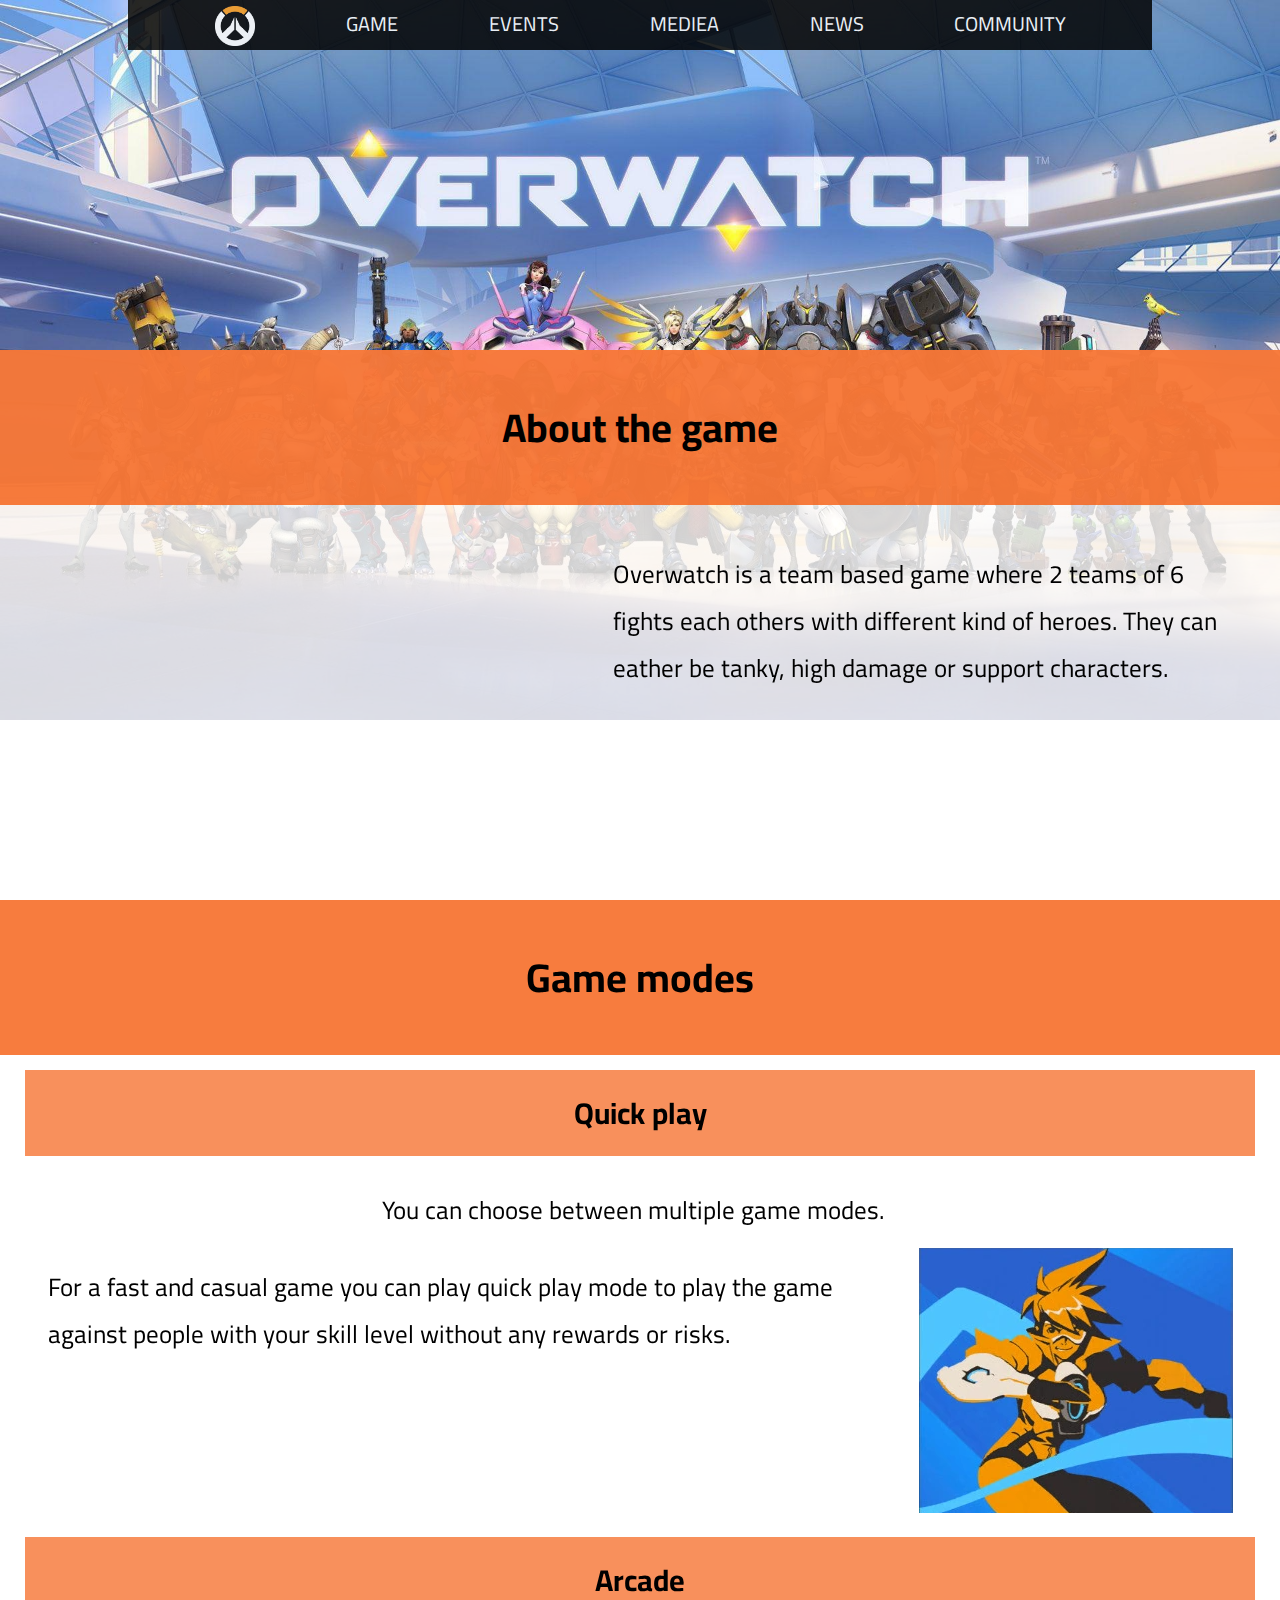
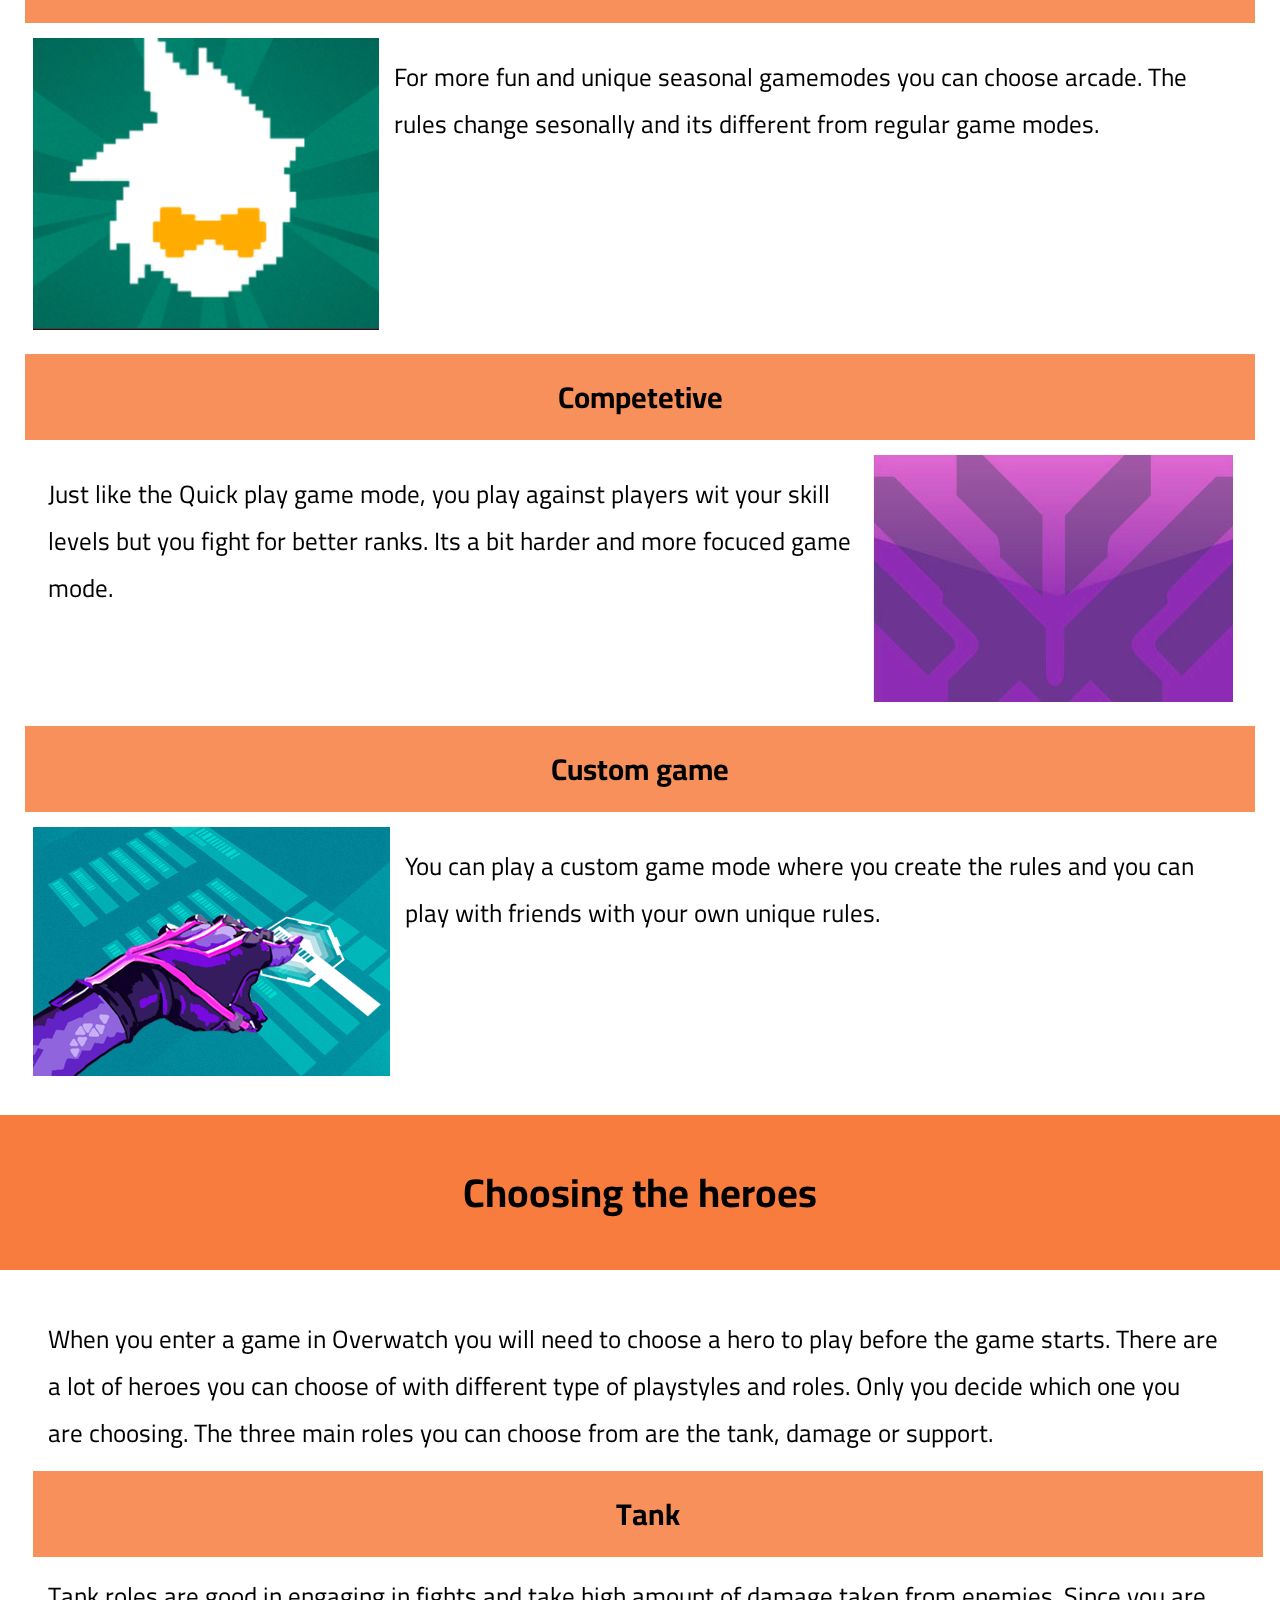
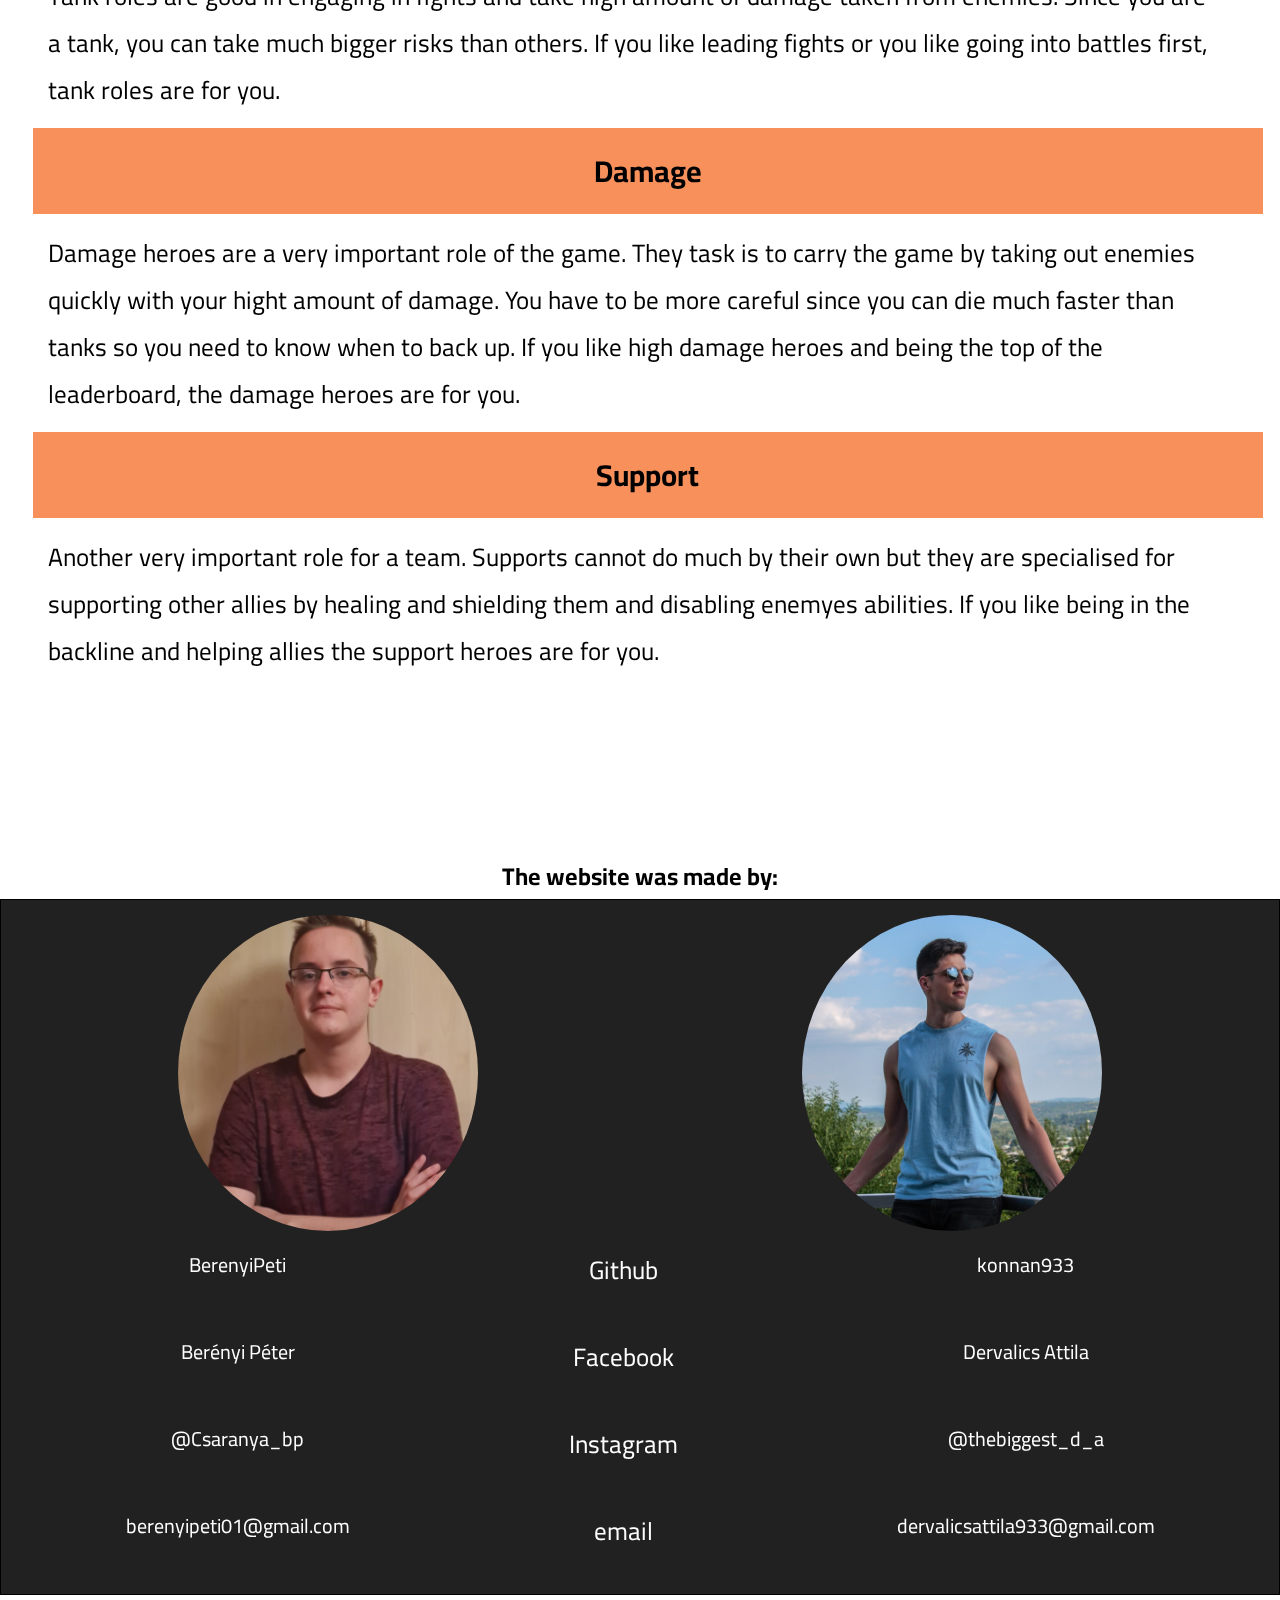
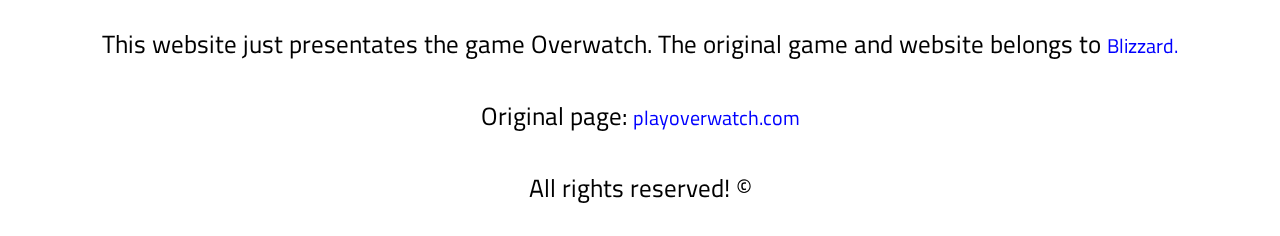
<file: vilagos.html>
<!DOCTYPE html>
<html lang="en">

<head>
  <meta charset="UTF-8" />
  <meta http-equiv="X-UA-Compatible" content="IE=edge" />
  <meta name="viewport" content="width=device-width, initial-scale=1.0" />
  <title>Berényi péter || Dervalcis Attila</title>
  <!-- <script src="javascript.js"></script> -->
  <link rel="stylesheet" href="style.css">
  <link rel="stylesheet" href="vilagos.css">
</head>
  <body class="lightbody">
    <main>
      <header>
        <nav>
          <ul class="container">
            <a href="index.html"><img src="kepek/logo.jpg" alt="logo" /></a>
            <li><a class="nav_anim" href="#">GAME</a></li>
            <li><a class="nav_anim" href="#">EVENTS</a></li>
            <li><a class="nav_anim" href="#">MEDIEA</a></li>
            <li><a class="nav_anim" href="#">NEWS</a></li>
            <li><a class="nav_anim" href="#">COMMUNITY</a></li>
          </ul>
        </nav>
      </header>
      <article>
        <div class="cim">
          <h1>About the game</h1>
        </div>
        <div class="tartalom">
          <div class="tartalomBelso">
            <div>
              <iframe
                width="560"
                height="315"
                src="https://www.youtube.com/embed/UEYp1RTvllM"
                title="YouTube video player"
                frameborder="0"
                allow="accelerometer; autoplay; clipboard-write; encrypted-media; gyroscope; picture-in-picture"
                allowfullscreen
                id="trailer"
              ></iframe>
              <p>
                Overwatch is a team based game where 2 teams of 6 fights each
                others with different kind of heroes. They can eather be tanky,
                high damage or support characters.
              </p>
            </div>
          </div>
        </div>
        <div class="cim">
          <h1>Game modes</h1>
        </div>
        <div class="tartalom">
          <h3 class="h3">Quick play</h3>
          <div class="tartalomBelso">
            <p>You can choose between multiple game modes.</p>
            <div class="roleok">
              <p>
                For a fast and casual game you can play quick play mode to play
                the game against people with your skill level without any
                rewards or risks.
              </p>
              <div class="kepek">
                <img src="kepek/quickplay.PNG" alt="quickplay" />
              </div>
            </div>
          </div>
          <h3 class="h3">Arcade</h3>
          <div class="tartalomBelso">
            <div class="roleok">
              <div class="kepek">
                <img src="kepek/arcade.PNG" alt="arcade" />
              </div>
              <p>
                For more fun and unique seasonal gamemodes you can choose
                arcade. The rules change sesonally and its different from
                regular game modes.
              </p>
            </div>
          </div>
          <h3 class="h3">Competetive</h3>
          <div class="tartalomBelso">
            <div class="roleok">
              <p>
                Just like the Quick play game mode, you play against players wit
                your skill levels but you fight for better ranks. Its a bit
                harder and more focuced game mode.
              </p>
              <div class="kepek">
                <img src="kepek/competetive.PNG" alt="competetive" />
              </div>
            </div>
          </div>
          <h3 class="h3">Custom game</h3>
          <div class="tartalomBelso">
            <div class="roleok">
              <div class="kepek">
                <img src="kepek/custom.PNG" alt="custom" />
              </div>
              <p>
                You can play a custom game mode where you create the rules and
                you can play with friends with your own unique rules.
              </p>
            </div>
          </div>
        </div>

        <div class="cim">
          <h1>Choosing the heroes</h1>
        </div>
        <div class="tartalom">
          <div class="tartalomBelso">
            <p>
              When you enter a game in Overwatch you will need to choose a hero
              to play before the game starts. There are a lot of heroes you can
              choose of with different type of playstyles and roles. Only you
              decide which one you are choosing. The three main roles you can
              choose from are the tank, damage or support.
            </p>
            <h3 class="h3">Tank</h3>
            <p>
              Tank roles are good in engaging in fights and take high amount of
              damage taken from enemies. Since you are a tank, you can take much
              bigger risks than others. If you like leading fights or you like
              going into battles first, tank roles are for you.
            </p>
            <h3 class="h3">Damage</h3>
            <p>
              Damage heroes are a very important role of the game. They task is
              to carry the game by taking out enemies quickly with your hight
              amount of damage. You have to be more careful since you can die
              much faster than tanks so you need to know when to back up. If you
              like high damage heroes and being the top of the leaderboard, the
              damage heroes are for you.
            </p>
            <h3 class="h3">Support</h3>
            <p>
              Another very important role for a team. Supports cannot do much by
              their own but they are specialised for supporting other allies by
              healing and shielding them and disabling enemyes abilities. If you
              like being in the backline and helping allies the support heroes
              are for you.
            </p>
          </div>
        </div>
      </article>
    </main>
    <footer>
      <h2>The website was made by:</h2>
      <div class="keszitok">
        <!-- <div class="profilkepek">
        <div class="BP"><img src="kepek/profilkep.jpg" alt="profilkép"></div>
        <div class="DA"><img src="kepek/profilkep.jpg" alt="profilkép"></div>
      </div> -->
        <div class="pkepek">
          <img src="kepek/Peti.PNG" alt="profilkép" />
          <img src="kepek/Attila.jpg" alt="profilkép" />
        </div>
        <div class="pleirasok">
          <div class="BP">
            <a href="https://github.com/BerenyiPeti">BerenyiPeti</a>
            <a href="https://www.facebook.com/profile.php?id=100009422329252"
              >Berényi Péter</a
            >
            <a href="#">@Csaranya_bp</a>
            <a href="mailto:berenyipeti01@gmail.com">berenyipeti01@gmail.com</a>
          </div>
          <div class="foKozep">
            <p>Github</p>
            <p>Facebook</p>
            <p>Instagram</p>
            <p>email</p>
          </div>
          <div class="DA">
            <a href="https://github.com/konnan933">konnan933</a>
            <a href="https://www.facebook.com/dervalics.attila.9"
              >Dervalics Attila</a
            >
            <a href="https://www.instagram.com/thebiggest_d_a/"
              >@thebiggest_d_a</a
            >
            <a href="mailto:dervalicsattila933@gmail.com"
              >dervalicsattila933@gmail.com</a
            >
          </div>
        </div>
      </div>

      <p>
        This website just presentates the game Overwatch. The original game and
        website belongs to
        <a href="https://www.blizzard.com/en-us/">Blizzard.</a>
      </p>
      <p>
        Original page:
        <a href="https://playoverwatch.com/en-us/">playoverwatch.com</a>
      </p>
      <p>All rights reserved! ©</p>
    </footer>
    
  </body>
</html>
</file>
<file: style.css>
@import url("https://fonts.googleapis.com/css2?family=Cairo&display=swap");

.darkbody {
  background-color: rgb(139, 135, 135);
  overflow-x: hidden;
  margin: 0;
  font-family: "Cairo", sans-serif;
}
main {
  margin: auto;
  width: 98%;
}
#hatter {
  height: 1000px;
  width: 100%;
  background-image: url("kepek/kep_1.jpg");
  background-size: cover;
  background-position: center;
}
section h1 {
  text-align: center;
  font-family: "Cairo", sans-serif;
  color: white;
  position: absolute;
  left: 50%;
  opacity: 0.85;
}
nav {
  position: sticky;
  margin: auto;
  background-color: #020202;
  height: 50px;
  width: 80%;
  z-index: 0;
  padding: 0px;
  opacity: 0.85;
}
nav ul {
  margin: auto;
  list-style-type: none;
  padding: 0%;
}
nav ul img {
  padding: 6px;
  margin: auto;
  width: 40px;
}
nav li {
  margin: auto;
  margin: 5px;
}
nav a {
  padding: 0px;
  margin: 0px;
  font-family: "Cairo", sans-serif;
  text-decoration: none;
  font-size: 20px;
  color: #ffffff;
}
.footer {
  margin: 0;
}
.hover {
  font-size: 30px;
}

.nav_anim {
  transition: 500ms;
}
.nav_anim:hover {
  font-family: "Cairo", sans-serif;
  text-decoration: none;
  color: #fa9c1e;
  font-size: 23px;
  transition-duration: 500ms;
}
.container {
  display: flex;
  flex-wrap: wrap;
  flex-direction: row;
  justify-content: space-evenly;
}
.bemutato {
  display: flex;
  flex-wrap: wrap;
  flex-direction: row;
  justify-content: space-evenly;
  height: 90%;
  padding-top: 10px;
}

.bElemek {
  width: 23%;
  height: 100%;
  padding: 0px;
  margin: 0px;
  font-family: "Cairo", sans-serif;
  text-decoration: none;
  font-size: 20px;
  color: #ffffff;
  text-align: center;
  /*https://stackoverflow.com/questions/20751937/transition-background-color-via-slide-animation*/
  background-size: 200% 200%;
  background-image: linear-gradient(to right, black 50%, transparent 50%);
  background-position: right;
  transition: 900ms;
  opacity: 0;
}
.character {
  font-size: 15px;
}

.bElemek:hover {
  opacity: 1;
  background-position: left;
}
.bElemek p {
  transition: 650ms;
}
.bElemek:hover p {
  font-size: 50px;
  color: #fa9c1e;
  transition: 800ms;
}
.character:hover p {
  font-size: 28px;
}
::-webkit-scrollbar {
  height: 4px;
  width: 4px;
  background: gray;
}
::-webkit-scrollbar-thumb:horizontal {
  background: #000;
  border-radius: 10px;
}
@media screen and (max-width: 770px) {
  nav {
    position: sticky;
    margin: auto;
    background-color: #020202;
    height: auto;
    width: 100%;
    z-index: 1;
    padding: 0px;
    opacity: 0.85;
  }
  .container {
    display: flex;
    flex-wrap: wrap;
    flex-direction: column;
    justify-content: space-evenly;
    align-items: center;
  }
  .bElemek {
    width: 23%;
    height: 70%;
    padding: 0px;
    margin: 0px;
    font-family: "Cairo", sans-serif;
    text-decoration: none;
    font-size: 20px;
    color: #ffffff;
    text-align: center;
    /*https://stackoverflow.com/questions/20751937/transition-background-color-via-slide-animation*/
    background-size: 200% 200%;
    background-color: #020202;
    transition: 900ms;
    opacity: 0.85;
  }
  .bElemek:hover p {
    font-size: 20px;
    color: #fa9c1e;
    transition: 800ms;
  }
  section h1 {
    display: none;
  }
}
</file>
<file: vilagos.css>
@import url("https://fonts.googleapis.com/css2?family=Cairo&display=swap");

.lightbody {
  font-family: "Cairo", sans-serif;
  background-image: url("kepek/vilagosHatter.jpg");
  background-repeat: no-repeat;
  background-size: 100%;
  background-attachment: fixed;
  margin: 0px;
}

main {
  margin: auto;
  width: 100%;
}

footer {
  text-align: center;
  background-color: white;
  margin-top: 150px;
}

footer p,
footer a {
    font-size: 25px;
}

footer a {
    text-decoration: none;
    color: blue;
}

.keszitok a {
  text-decoration: none;
  color: white;
}

footer img {
  width: 300px;
}

.h2 {
  background-color: rgba(245, 96, 21, 0.689);
  width: 300px;
  padding: 5px;
}

h3 {
  background-color: rgba(245, 96, 21, 0.697);
  width: 1200px;
  padding: 5px;
  text-align: center;
  margin: auto;
  padding: 15px;
}

footer h2 {
  text-align: center;
  margin: 0px;
}

footer a {
  font-size: 20px;
}

.foKozep p,
.BP a,
.DA a {
  padding: 0px;
  margin-top: 15px;
}

.keszitok {
  margin: auto;
  display: flex;
  justify-content: space-around;
  flex-direction: row;
  flex-wrap: wrap;
  border: 1px solid black;
  background-color: rgb(33, 33, 33);
  color: white;
  padding: 15px;
}

.pkepek {
  width: 100%;
  display: flex;
  justify-content: space-around;
}

.pkepek img {
  border-radius: 50%;
}

.pleirasok {
  width: 100%;
  display: flex;
  justify-content: space-around;
}

.BP,
.DA,
.foKozep {
  display: grid;
}

.cim {
  background-color: rgba(245, 96, 21, 0.823);
  margin: auto;
  padding-top: 25px;
  padding-bottom: 25px;
}

.cim h1 {
  padding: 15px;
  text-align: center;
  display: block;
}

.cim h1,
.tartalom p {
  margin: 0px;
  padding: 15px;
}

h1 {
  font-size: 40px;
}

h3 {
  font-size: 30px;
}

.tartalom p {
  font-size: 25px;
}

.tartalomBelso {
  margin: auto;
  display: flex;
  flex-direction: column;
  padding: 15px;
  padding-left: 0px;
  max-width: 1200px;
  align-items: center;
}

article,
aside {
  background-color: rgba(255, 255, 255, 0.803);
}

#trailer {
  float: left;
  padding: 10px;
}

article {
  margin-top: 300px;
}

.tartalom {
  margin: 15px;
}

.roleok {
    display: flex;
    flex-direction: row;
}

@media screen and (max-width: 770px) {
    .roleok {
        display: flex;
        flex-direction: column;
    }
    
    h3 {
        text-align: left;
    }

    article {
        margin: 0px;
    }

    footer img {
        width: 150px;
    }

    .pleirasok {
        width: 100%;
        display: flex;
        flex-direction: row;
        justify-content: space-around;
    }

    .foKozep {
        display: none;
    }

    iframe {
        width: 200px;
    }


    

}
</file>
